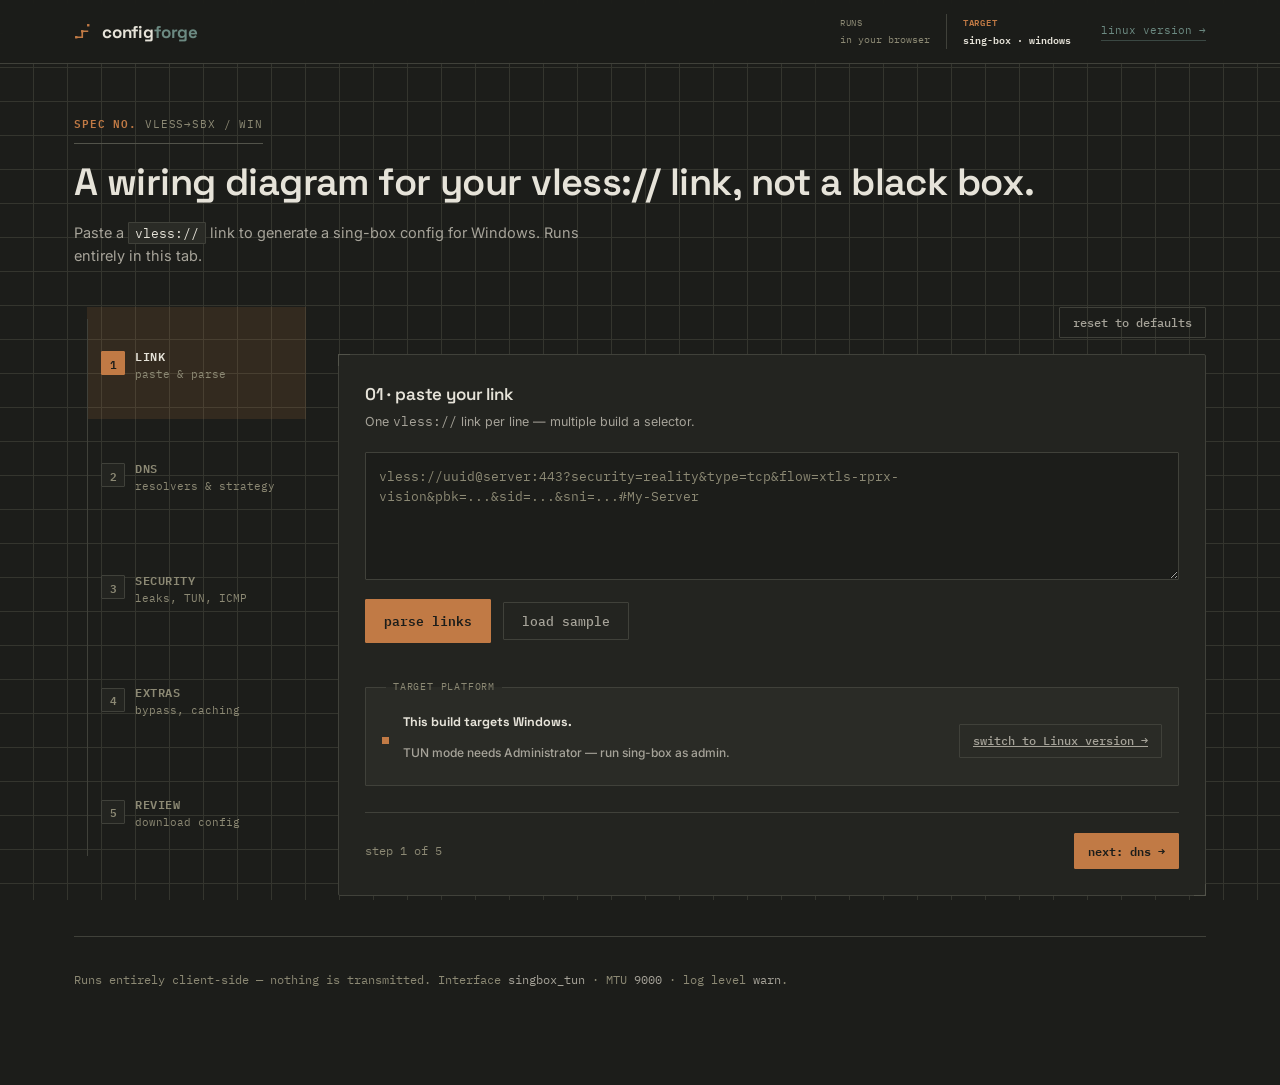
<file: index.html>
<!DOCTYPE html>
<html lang="en">
<head>
<meta charset="UTF-8">
<meta name="viewport" content="width=device-width, initial-scale=1.0">
<title>vless → sing-box · config forge (windows)</title>
<meta name="description" content="Convert vless:// links into sing-box client configs for Windows, generated with the same DNS/routing architecture as v2rayN's actual source code. Runs entirely in your browser — nothing is uploaded.">
<meta name="theme-color" content="#1C1D1A">
<meta property="og:type" content="website">
<meta property="og:title" content="Config Forge — vless:// → sing-box (Windows)">
<meta property="og:description" content="Convert vless:// links into a sing-box client config for Windows. Runs entirely in your browser — nothing is uploaded.">
<meta name="twitter:card" content="summary">
<link rel="icon" href="data:image/svg+xml,<svg xmlns=%22http://www.w3.org/2000/svg%22 viewBox=%220 0 24 24%22><rect width=%2224%22 height=%2224%22 fill=%22%231C1D1A%22/><path d=%22M3 19H11V11H19%22 stroke=%22%23C17A45%22 stroke-width=%222.4%22 fill=%22none%22/><rect x=%221.3%22 y=%2217.3%22 width=%223.4%22 height=%223.4%22 fill=%22%23E6E3D9%22/><rect x=%229.3%22 y=%229.3%22 width=%223.4%22 height=%223.4%22 fill=%22%23E6E3D9%22/><rect x=%2217.3%22 y=%221.3%22 width=%223.4%22 height=%223.4%22 fill=%22%23E6E3D9%22/></svg>">
<link rel="preconnect" href="https://fonts.googleapis.com">
<link rel="preconnect" href="https://fonts.gstatic.com" crossorigin>
<link href="https://fonts.googleapis.com/css2?family=Space+Grotesk:wght@500;600;700&family=Inter:wght@400;500;600;700&family=IBM+Plex+Mono:wght@400;500;600;700&display=swap" rel="stylesheet">
<link rel="stylesheet" href="style.css">
</head>
<body>

<header class="top">
  <div class="top-inner">
    <div class="brand">
      <span class="brand-mark" aria-hidden="true">
        <svg viewBox="0 0 24 24" width="18" height="18" fill="none" xmlns="http://www.w3.org/2000/svg">
          <path d="M3 19H11V11H19" stroke="currentColor" stroke-width="2.2"/>
          <rect x="1.4" y="17.4" width="3.2" height="3.2" fill="currentColor"/>
          <rect x="9.4" y="9.4" width="3.2" height="3.2" fill="currentColor"/>
          <rect x="17.4" y="1.4" width="3.2" height="3.2" fill="currentColor"/>
        </svg>
      </span>
      <span class="brand-text">config<span class="brand-accent">forge</span></span>
    </div>
    <div class="top-meta">
      <span class="pill" data-label="runs">in your browser</span>
      <span class="pill pill-target" data-label="target" id="platformPill">sing-box · windows</span>
      <a href="linux.html" class="pill-link">linux version →</a>
    </div>
  </div>
</header>

<main class="shell">

  <section class="intro">
    <p class="eyebrow">VLESS→SBX / WIN</p>
    <h1>A wiring diagram for your vless:// link, not a black box.</h1>
    <p class="lede" id="ledeText">Paste a <code>vless://</code> link to generate a sing-box config. Runs entirely in this tab.</p>
  </section>

  <!-- STEPPER -->
  <nav class="stepper" id="stepper" aria-label="Setup steps">
    <button type="button" class="step-item" data-step-btn="1" data-state="current">
      <span class="step-num">1</span>
      <span class="step-text"><span class="step-title">Link</span><span class="step-desc">paste &amp; parse</span></span>
    </button>
    <button type="button" class="step-item" data-step-btn="2" data-state="upcoming">
      <span class="step-num">2</span>
      <span class="step-text"><span class="step-title">DNS</span><span class="step-desc">resolvers &amp; strategy</span></span>
    </button>
    <button type="button" class="step-item" data-step-btn="3" data-state="upcoming">
      <span class="step-num">3</span>
      <span class="step-text"><span class="step-title">Security</span><span class="step-desc">leaks, TUN, ICMP</span></span>
    </button>
    <button type="button" class="step-item" data-step-btn="4" data-state="upcoming">
      <span class="step-num">4</span>
      <span class="step-text"><span class="step-title">Extras</span><span class="step-desc">bypass, caching</span></span>
    </button>
    <button type="button" class="step-item" data-step-btn="5" data-state="upcoming">
      <span class="step-num">5</span>
      <span class="step-text"><span class="step-title">Review</span><span class="step-desc">download config</span></span>
    </button>
  </nav>

  <div class="utility-row">
    <span id="settingsStatus" class="parse-status" role="status" aria-live="polite"></span>
    <button id="resetOptionsBtn" class="btn btn-ghost btn-sm" type="button">reset to defaults</button>
  </div>

  <section class="panel tick-frame">

    <!-- STEP 1 — LINK -->
    <div class="step-panel" data-step="1" data-active="1">
      <div class="step-panel-head">
        <h2>01 · paste your link</h2>
        <p>One <code>vless://</code> link per line — multiple build a selector.</p>
      </div>

      <textarea id="vlessInput" class="link-input" rows="5" spellcheck="false"
        placeholder="vless://uuid@server:443?security=reality&type=tcp&flow=xtls-rprx-vision&pbk=...&sid=...&sni=...#My-Server"></textarea>

      <div class="input-row">
        <button id="parseBtn" class="btn btn-primary">parse links</button>
        <button id="sampleBtn" class="btn btn-ghost">load sample</button>
        <span id="parseStatus" class="parse-status" role="status" aria-live="polite"></span>
      </div>

      <div id="linkResults" class="link-results" aria-live="polite"></div>

      <fieldset class="opt-group opt-group-wide platform-banner" style="margin-top: 20px;">
        <legend>Target platform</legend>
        <div class="platform-badge">
          <span class="platform-badge-dot"></span>
          <div class="platform-badge-text">
            <strong>This build targets Windows.</strong>
            <span class="field-label field-label-hint" id="platformHint">TUN mode needs Administrator — run sing-box as admin.</span>
          </div>
          <a href="linux.html" class="btn btn-ghost btn-sm">switch to Linux version →</a>
        </div>
        <select id="optPlatform" hidden><option value="windows" selected>Windows</option></select>
      </fieldset>

      <div class="step-nav">
        <span class="step-nav-hint">step 1 of 5</span>
        <button class="btn btn-primary btn-sm" type="button" data-goto="2">next: dns →</button>
      </div>
    </div>

    <!-- STEP 2 — DNS -->
    <div class="step-panel" data-step="2">
      <div class="step-panel-head">
        <h2>02 · dns resolution</h2>
      </div>

      <div class="options-grid">
        <fieldset class="opt-group">
          <legend>Remote &amp; direct</legend>

          <label class="field">
            <span class="field-label">Remote resolver <small>tunneled through the proxy</small></span>
            <select id="optRemoteDns">
              <option value="https://cloudflare-dns.com/dns-query" selected>Cloudflare — cloudflare-dns.com</option>
              <option value="https://dns.google/dns-query">Google — dns.google</option>
              <option value="https://dns.cloudflare.com/dns-query">Cloudflare (alt) — dns.cloudflare.com</option>
              <option value="1.1.1.1">1.1.1.1 (plain, not DoH)</option>
              <option value="custom">Custom address…</option>
            </select>
          </label>
          <input type="text" id="optRemoteDnsCustom" class="field-sub" placeholder="https://doh.example.com/dns-query" hidden>

          <label class="field">
            <span class="field-label">Direct resolver <small>for LAN, bypass domains &amp; geosite-private</small></span>
            <select id="optDirectDns">
              <option value="119.29.29.29">119.29.29.29 — DNSPod (v2rayN default)</option>
              <option value="223.5.5.5">223.5.5.5 — AliDNS</option>
              <option value="https://doh.pub/dns-query">doh.pub (v2rayN default DoH option)</option>
              <option value="system" selected>System default — for networks where DNSPod is unreachable</option>
              <option value="custom">Custom address…</option>
            </select>
          </label>
          <input type="text" id="optDirectDnsCustom" class="field-sub" placeholder="1.1.1.1 or https://doh.example.com/dns-query" hidden>
          <span class="field-label field-label-hint">
            Defaults to <strong>System default</strong> — v2rayN's own default (DNSPod) is unreachable for many outside China.
          </span>
        </fieldset>

        <fieldset class="opt-group">
          <legend>Bootstrap resolver</legend>
          <label class="field">
            <span class="field-label">Bootstrap resolver <small>resolves the DNS servers' own hostnames</small></span>
            <select id="optBootstrapDns">
              <option value="119.29.29.29">119.29.29.29 — DNSPod (v2rayN default)</option>
              <option value="223.5.5.5">223.5.5.5 — AliDNS</option>
              <option value="system" selected>System default</option>
              <option value="custom">Custom IP…</option>
            </select>
          </label>
          <input type="text" id="optBootstrapDnsCustom" class="field-sub" placeholder="1.1.1.1" hidden>
        </fieldset>
      </div>

      <div class="step-nav">
        <span class="step-nav-hint">step 2 of 5</span>
        <div class="input-row" style="margin-top:0;">
          <button class="btn btn-ghost btn-sm" type="button" data-goto="1">← back</button>
          <button class="btn btn-primary btn-sm" type="button" data-goto="3">next: security →</button>
        </div>
      </div>
    </div>

    <!-- STEP 3 — SECURITY -->
    <div class="step-panel" data-step="3">
      <div class="step-panel-head">
        <h2>03 · security posture</h2>
      </div>

      <div class="options-grid">
        <fieldset class="opt-group">
          <legend>Leak protection</legend>
          <label class="toggle">
            <input type="checkbox" id="optBlockQuic" checked>
            <span class="toggle-track"><span class="toggle-thumb"></span></span>
            <span class="toggle-text">Block UDP/443 (QUIC)<small>prevents HTTP/3 bypass</small></span>
          </label>
          <label class="toggle">
            <input type="checkbox" id="optBlockIpv6" checked>
            <span class="toggle-track"><span class="toggle-thumb"></span></span>
            <span class="toggle-text">Reject IPv6<small>also disable IPv6 at the OS level for full leak-proofing</small></span>
          </label>
          <label class="toggle">
            <input type="checkbox" id="optBlockAaaaQuery">
            <span class="toggle-track"><span class="toggle-thumb"></span></span>
            <span class="toggle-text">Block AAAA DNS answers<small>forces IPv4 at the DNS level</small></span>
          </label>
        </fieldset>

        <fieldset class="opt-group">
          <legend>TUN interface</legend>
          <label class="field">
            <span class="field-label">Address (CIDR)</span>
            <input type="text" id="optTunAddr" value="172.18.0.1/30">
          </label>
          <label class="field">
            <span class="field-label">Stack</span>
            <select id="optTunStack">
              <option value="gvisor" selected>gvisor — safest, most compatible</option>
              <option value="mixed">mixed</option>
              <option value="system">system — fastest, needs native TUN driver support</option>
            </select>
          </label>
          <label class="toggle">
            <input type="checkbox" id="optStrictRoute" checked>
            <span class="toggle-track"><span class="toggle-thumb"></span></span>
            <span class="toggle-text">Strict route<small>routes all system traffic into the TUN</small></span>
          </label>
          <span class="field-label field-label-hint">
            Own traffic is auto-excluded from the tunnel by process name.
          </span>
        </fieldset>
      </div>

      <div class="step-nav">
        <span class="step-nav-hint">step 3 of 5</span>
        <div class="input-row" style="margin-top:0;">
          <button class="btn btn-ghost btn-sm" type="button" data-goto="2">← back</button>
          <button class="btn btn-primary btn-sm" type="button" data-goto="4">next: extras →</button>
        </div>
      </div>
    </div>

    <!-- STEP 4 — EXTRAS -->
    <div class="step-panel" data-step="4">
      <div class="step-panel-head">
        <h2>04 · optional extras</h2>
      </div>

      <div class="options-grid">
        <fieldset class="opt-group">
          <legend>Local inbounds</legend>
          <label class="toggle">
            <input type="checkbox" id="optSocksEnable">
            <span class="toggle-track"><span class="toggle-thumb"></span></span>
            <span class="toggle-text">SOCKS/HTTP inbound<small>off = TUN-only</small></span>
          </label>
          <label class="field field-inline" id="socksPortRow">
            <span class="field-label">SOCKS port</span>
            <input type="number" id="optSocksPort" value="10808" min="1" max="65535">
          </label>
          <label class="toggle">
            <input type="checkbox" id="optClashApi">
            <span class="toggle-track"><span class="toggle-thumb"></span></span>
            <span class="toggle-text">Clash API<small>for GUI clients, bound to localhost</small></span>
          </label>
          <label class="field field-inline" id="clashPortRow">
            <span class="field-label">Port</span>
            <input type="number" id="optClashPort" value="10814" min="1" max="65535">
          </label>
          <label class="field" id="clashSecretRow">
            <span class="field-label">API secret <small>recommended if exposing beyond localhost</small></span>
            <input type="text" id="optClashSecret" placeholder="leave blank for none">
          </label>
        </fieldset>

        <fieldset class="opt-group">
          <legend>Rule sets &amp; caching</legend>
          <label class="toggle">
            <input type="checkbox" id="optUseGeositePrivate">
            <span class="toggle-track"><span class="toggle-thumb"></span></span>
            <span class="toggle-text">geosite-private rule-set<small>optional — <code>ip_is_private</code> already covers private IPs</small></span>
          </label>
          <label class="field" id="ruleSetModeRow">
            <span class="field-label">geosite-private rule-set source</span>
            <select id="optRuleSetMode">
              <option value="remote">Auto-download (SagerNet, recommended)</option>
              <option value="local" selected>Local file on disk</option>
            </select>
          </label>
          <input type="text" id="optRuleSetPath" class="field-sub"
                 value="C:\\sing-box\\geosite-private.srs">
          <label class="toggle">
            <input type="checkbox" id="optCacheFile">
            <span class="toggle-track"><span class="toggle-thumb"></span></span>
            <span class="toggle-text">DNS cache file<small>persists DNS cache across restarts</small></span>
          </label>
        </fieldset>

        <fieldset class="opt-group opt-group-wide">
          <legend>Bypass domains <span class="legend-note">— sent direct, one per line</span></legend>
          <textarea id="optBypassDomains" class="bypass-input" rows="3" spellcheck="false"
            placeholder="example.com&#10;.internal.corp.example&#10;keyword:analytics&#10;regex:^ads\."></textarea>
          <span class="field-label field-label-hint">
            Prefix a line with <code>.</code> or <code>*.</code> to match subdomains only ·
            <code>keyword:</code> for a substring match · <code>regex:</code> for a regular expression
          </span>
        </fieldset>

        <fieldset class="opt-group opt-group-wide">
          <span class="field-label" id="bypassAppsLabel">Bypass applications — one Windows executable per line</span>
          <textarea id="optBypassApps" class="bypass-input" rows="3" spellcheck="false"
            placeholder="steam.exe&#10;EpicGamesLauncher.exe&#10;C:\Program Files\App\app.exe"></textarea>
          <span class="field-label field-label-hint" id="bypassAppsHint">
            Matches by process name — a full path is fine too, only the filename is used.
          </span>
        </fieldset>
      </div>

      <div class="step-nav">
        <span class="step-nav-hint">step 4 of 5</span>
        <div class="input-row" style="margin-top:0;">
          <button class="btn btn-ghost btn-sm" type="button" data-goto="3">← back</button>
          <button class="btn btn-primary btn-sm" type="button" data-goto="5">next: review →</button>
        </div>
      </div>
    </div>

    <!-- STEP 5 — REVIEW -->
    <div class="step-panel" data-step="5">
      <div class="step-panel-head">
        <h2>05 · review &amp; download</h2>
        <p>Verify with <code>sing-box check -c config.json</code> before relying on it.</p>
      </div>

      <section class="signal-path tick-frame tick-frame-signal" id="signalPath" aria-label="Connection path status">
        <div class="path-track">
          <div class="path-node" data-node="link" data-state="idle">
            <span class="node-box"></span>
            <span class="node-label">link</span>
          </div>
          <div class="path-wire" data-wire="1"><span class="wire-pulse"></span></div>
          <div class="path-node" data-node="tls" data-state="idle">
            <span class="node-box"></span>
            <span class="node-label">tls / reality</span>
          </div>
          <div class="path-wire" data-wire="2"><span class="wire-pulse"></span></div>
          <div class="path-node" data-node="dns" data-state="idle">
            <span class="node-box"></span>
            <span class="node-label">doh dns</span>
          </div>
          <div class="path-wire" data-wire="3"><span class="wire-pulse"></span></div>
          <div class="path-node" data-node="route" data-state="idle">
            <span class="node-box"></span>
            <span class="node-label">route</span>
          </div>
          <div class="path-wire" data-wire="4"><span class="wire-pulse"></span></div>
          <div class="path-node" data-node="out" data-state="idle">
            <span class="node-box"></span>
            <span class="node-label">config.json</span>
          </div>
        </div>
      </section>

      <div class="panel-head">
        <h2>config.json</h2>
        <div class="output-actions">
          <button id="copyBtn" class="btn btn-ghost btn-sm" disabled>copy</button>
          <button id="downloadBtn" class="btn btn-primary btn-sm" disabled>download config.json</button>
        </div>
      </div>

      <div id="warnings" class="warnings" role="status" aria-live="polite" hidden></div>

      <pre id="output" class="output-code"><code id="outputCode">// finish step 1 to generate a config here</code></pre>

      <div class="step-nav">
        <span class="step-nav-hint">step 5 of 5</span>
        <button class="btn btn-ghost btn-sm" type="button" data-goto="4">← back</button>
      </div>
    </div>

  </section>


  <footer class="site-footer">
    <p>Runs entirely client-side — nothing is transmitted. Interface <code>singbox_tun</code> · MTU <code>9000</code> · log level <code>warn</code>.</p>
  </footer>

</main>

<script src="app.js"></script>

</body>
</html>
</file>
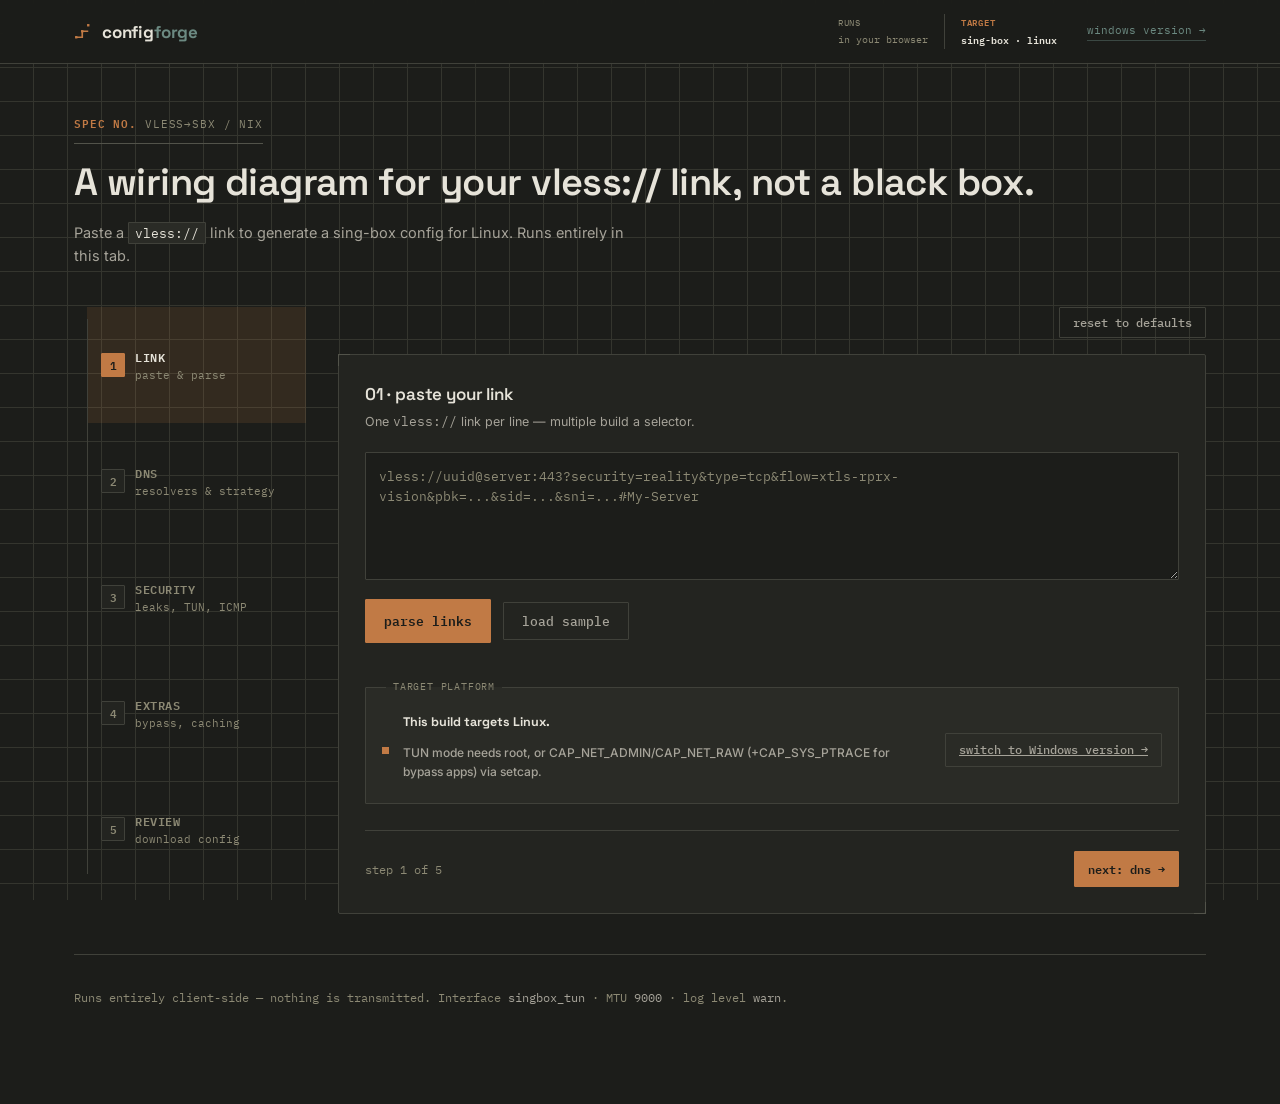
<file: linux.html>
<!DOCTYPE html>
<html lang="en">
<head>
<meta charset="UTF-8">
<meta name="viewport" content="width=device-width, initial-scale=1.0">
<title>vless → sing-box · config forge (linux)</title>
<meta name="description" content="Convert vless:// links into sing-box client configs for Linux, generated with the same DNS/routing architecture as v2rayN's actual source code. Runs entirely in your browser — nothing is uploaded.">
<meta name="theme-color" content="#1C1D1A">
<meta property="og:type" content="website">
<meta property="og:title" content="Config Forge — vless:// → sing-box (Linux)">
<meta property="og:description" content="Convert vless:// links into a sing-box client config for Linux. Runs entirely in your browser — nothing is uploaded.">
<meta name="twitter:card" content="summary">
<link rel="icon" href="data:image/svg+xml,<svg xmlns=%22http://www.w3.org/2000/svg%22 viewBox=%220 0 24 24%22><rect width=%2224%22 height=%2224%22 fill=%22%231C1D1A%22/><path d=%22M3 19H11V11H19%22 stroke=%22%23C17A45%22 stroke-width=%222.4%22 fill=%22none%22/><rect x=%221.3%22 y=%2217.3%22 width=%223.4%22 height=%223.4%22 fill=%22%23E6E3D9%22/><rect x=%229.3%22 y=%229.3%22 width=%223.4%22 height=%223.4%22 fill=%22%23E6E3D9%22/><rect x=%2217.3%22 y=%221.3%22 width=%223.4%22 height=%223.4%22 fill=%22%23E6E3D9%22/></svg>">
<link rel="preconnect" href="https://fonts.googleapis.com">
<link rel="preconnect" href="https://fonts.gstatic.com" crossorigin>
<link href="https://fonts.googleapis.com/css2?family=Space+Grotesk:wght@500;600;700&family=Inter:wght@400;500;600;700&family=IBM+Plex+Mono:wght@400;500;600;700&display=swap" rel="stylesheet">
<link rel="stylesheet" href="style.css">
</head>
<body>

<header class="top">
  <div class="top-inner">
    <div class="brand">
      <span class="brand-mark" aria-hidden="true">
        <svg viewBox="0 0 24 24" width="18" height="18" fill="none" xmlns="http://www.w3.org/2000/svg">
          <path d="M3 19H11V11H19" stroke="currentColor" stroke-width="2.2"/>
          <rect x="1.4" y="17.4" width="3.2" height="3.2" fill="currentColor"/>
          <rect x="9.4" y="9.4" width="3.2" height="3.2" fill="currentColor"/>
          <rect x="17.4" y="1.4" width="3.2" height="3.2" fill="currentColor"/>
        </svg>
      </span>
      <span class="brand-text">config<span class="brand-accent">forge</span></span>
    </div>
    <div class="top-meta">
      <span class="pill" data-label="runs">in your browser</span>
      <span class="pill pill-target" data-label="target" id="platformPill">sing-box · linux</span>
      <a href="index.html" class="pill-link">windows version →</a>
    </div>
  </div>
</header>

<main class="shell">

  <section class="intro">
    <p class="eyebrow">VLESS→SBX / NIX</p>
    <h1>A wiring diagram for your vless:// link, not a black box.</h1>
    <p class="lede" id="ledeText">Paste a <code>vless://</code> link to generate a sing-box config. Runs entirely in this tab.</p>
  </section>

  <!-- STEPPER -->
  <nav class="stepper" id="stepper" aria-label="Setup steps">
    <button type="button" class="step-item" data-step-btn="1" data-state="current">
      <span class="step-num">1</span>
      <span class="step-text"><span class="step-title">Link</span><span class="step-desc">paste &amp; parse</span></span>
    </button>
    <button type="button" class="step-item" data-step-btn="2" data-state="upcoming">
      <span class="step-num">2</span>
      <span class="step-text"><span class="step-title">DNS</span><span class="step-desc">resolvers &amp; strategy</span></span>
    </button>
    <button type="button" class="step-item" data-step-btn="3" data-state="upcoming">
      <span class="step-num">3</span>
      <span class="step-text"><span class="step-title">Security</span><span class="step-desc">leaks, TUN, ICMP</span></span>
    </button>
    <button type="button" class="step-item" data-step-btn="4" data-state="upcoming">
      <span class="step-num">4</span>
      <span class="step-text"><span class="step-title">Extras</span><span class="step-desc">bypass, caching</span></span>
    </button>
    <button type="button" class="step-item" data-step-btn="5" data-state="upcoming">
      <span class="step-num">5</span>
      <span class="step-text"><span class="step-title">Review</span><span class="step-desc">download config</span></span>
    </button>
  </nav>

  <div class="utility-row">
    <span id="settingsStatus" class="parse-status" role="status" aria-live="polite"></span>
    <button id="resetOptionsBtn" class="btn btn-ghost btn-sm" type="button">reset to defaults</button>
  </div>

  <section class="panel tick-frame">

    <!-- STEP 1 — LINK -->
    <div class="step-panel" data-step="1" data-active="1">
      <div class="step-panel-head">
        <h2>01 · paste your link</h2>
        <p>One <code>vless://</code> link per line — multiple build a selector.</p>
      </div>

      <textarea id="vlessInput" class="link-input" rows="5" spellcheck="false"
        placeholder="vless://uuid@server:443?security=reality&type=tcp&flow=xtls-rprx-vision&pbk=...&sid=...&sni=...#My-Server"></textarea>

      <div class="input-row">
        <button id="parseBtn" class="btn btn-primary">parse links</button>
        <button id="sampleBtn" class="btn btn-ghost">load sample</button>
        <span id="parseStatus" class="parse-status" role="status" aria-live="polite"></span>
      </div>

      <div id="linkResults" class="link-results" aria-live="polite"></div>

      <fieldset class="opt-group opt-group-wide platform-banner" style="margin-top: 20px;">
        <legend>Target platform</legend>
        <div class="platform-badge">
          <span class="platform-badge-dot"></span>
          <div class="platform-badge-text">
            <strong>This build targets Linux.</strong>
            <span class="field-label field-label-hint" id="platformHint">TUN mode needs root, or CAP_NET_ADMIN/CAP_NET_RAW (+CAP_SYS_PTRACE for bypass apps) via setcap.</span>
          </div>
          <a href="index.html" class="btn btn-ghost btn-sm">switch to Windows version →</a>
        </div>
        <select id="optPlatform" hidden><option value="linux" selected>Linux</option></select>
      </fieldset>

      <div class="step-nav">
        <span class="step-nav-hint">step 1 of 5</span>
        <button class="btn btn-primary btn-sm" type="button" data-goto="2">next: dns →</button>
      </div>
    </div>

    <!-- STEP 2 — DNS -->
    <div class="step-panel" data-step="2">
      <div class="step-panel-head">
        <h2>02 · dns resolution</h2>
      </div>

      <div class="options-grid">
        <fieldset class="opt-group">
          <legend>Remote &amp; direct</legend>

          <label class="field">
            <span class="field-label">Remote resolver <small>tunneled through the proxy</small></span>
            <select id="optRemoteDns">
              <option value="https://cloudflare-dns.com/dns-query" selected>Cloudflare — cloudflare-dns.com</option>
              <option value="https://dns.google/dns-query">Google — dns.google</option>
              <option value="https://dns.cloudflare.com/dns-query">Cloudflare (alt) — dns.cloudflare.com</option>
              <option value="1.1.1.1">1.1.1.1 (plain, not DoH)</option>
              <option value="custom">Custom address…</option>
            </select>
          </label>
          <input type="text" id="optRemoteDnsCustom" class="field-sub" placeholder="https://doh.example.com/dns-query" hidden>

          <label class="field">
            <span class="field-label">Direct resolver <small>for LAN, bypass domains &amp; geosite-private</small></span>
            <select id="optDirectDns">
              <option value="119.29.29.29">119.29.29.29 — DNSPod (v2rayN default)</option>
              <option value="223.5.5.5">223.5.5.5 — AliDNS</option>
              <option value="https://doh.pub/dns-query">doh.pub (v2rayN default DoH option)</option>
              <option value="system" selected>System default — for networks where DNSPod is unreachable</option>
              <option value="custom">Custom address…</option>
            </select>
          </label>
          <input type="text" id="optDirectDnsCustom" class="field-sub" placeholder="1.1.1.1 or https://doh.example.com/dns-query" hidden>
          <span class="field-label field-label-hint">
            Defaults to <strong>System default</strong> — v2rayN's own default (DNSPod) is unreachable for many outside China.
          </span>
        </fieldset>

        <fieldset class="opt-group">
          <legend>Bootstrap resolver</legend>
          <label class="field">
            <span class="field-label">Bootstrap resolver <small>resolves the DNS servers' own hostnames</small></span>
            <select id="optBootstrapDns">
              <option value="119.29.29.29">119.29.29.29 — DNSPod (v2rayN default)</option>
              <option value="223.5.5.5">223.5.5.5 — AliDNS</option>
              <option value="system" selected>System default</option>
              <option value="custom">Custom IP…</option>
            </select>
          </label>
          <input type="text" id="optBootstrapDnsCustom" class="field-sub" placeholder="1.1.1.1" hidden>
        </fieldset>
      </div>

      <div class="step-nav">
        <span class="step-nav-hint">step 2 of 5</span>
        <div class="input-row" style="margin-top:0;">
          <button class="btn btn-ghost btn-sm" type="button" data-goto="1">← back</button>
          <button class="btn btn-primary btn-sm" type="button" data-goto="3">next: security →</button>
        </div>
      </div>
    </div>

    <!-- STEP 3 — SECURITY -->
    <div class="step-panel" data-step="3">
      <div class="step-panel-head">
        <h2>03 · security posture</h2>
      </div>

      <div class="options-grid">
        <fieldset class="opt-group">
          <legend>Leak protection</legend>
          <label class="toggle">
            <input type="checkbox" id="optBlockQuic" checked>
            <span class="toggle-track"><span class="toggle-thumb"></span></span>
            <span class="toggle-text">Block UDP/443 (QUIC)<small>prevents HTTP/3 bypass</small></span>
          </label>
          <label class="toggle">
            <input type="checkbox" id="optBlockIpv6" checked>
            <span class="toggle-track"><span class="toggle-thumb"></span></span>
            <span class="toggle-text">Reject IPv6<small>also disable IPv6 at the OS level for full leak-proofing</small></span>
          </label>
          <label class="toggle">
            <input type="checkbox" id="optBlockAaaaQuery">
            <span class="toggle-track"><span class="toggle-thumb"></span></span>
            <span class="toggle-text">Block AAAA DNS answers<small>forces IPv4 at the DNS level</small></span>
          </label>
        </fieldset>

        <fieldset class="opt-group">
          <legend>TUN interface</legend>
          <label class="field">
            <span class="field-label">Address (CIDR)</span>
            <input type="text" id="optTunAddr" value="172.18.0.1/30">
          </label>
          <label class="field">
            <span class="field-label">Stack</span>
            <select id="optTunStack">
              <option value="gvisor" selected>gvisor — safest, most compatible</option>
              <option value="mixed">mixed</option>
              <option value="system">system — fastest, needs native TUN driver support</option>
            </select>
          </label>
          <label class="toggle">
            <input type="checkbox" id="optStrictRoute" checked>
            <span class="toggle-track"><span class="toggle-thumb"></span></span>
            <span class="toggle-text">Strict route<small>routes all system traffic into the TUN</small></span>
          </label>
          <span class="field-label field-label-hint">
            Own traffic is auto-excluded from the tunnel by process name.
          </span>
        </fieldset>
      </div>

      <div class="step-nav">
        <span class="step-nav-hint">step 3 of 5</span>
        <div class="input-row" style="margin-top:0;">
          <button class="btn btn-ghost btn-sm" type="button" data-goto="2">← back</button>
          <button class="btn btn-primary btn-sm" type="button" data-goto="4">next: extras →</button>
        </div>
      </div>
    </div>

    <!-- STEP 4 — EXTRAS -->
    <div class="step-panel" data-step="4">
      <div class="step-panel-head">
        <h2>04 · optional extras</h2>
      </div>

      <div class="options-grid">
        <fieldset class="opt-group">
          <legend>Local inbounds</legend>
          <label class="toggle">
            <input type="checkbox" id="optSocksEnable">
            <span class="toggle-track"><span class="toggle-thumb"></span></span>
            <span class="toggle-text">SOCKS/HTTP inbound<small>off = TUN-only</small></span>
          </label>
          <label class="field field-inline" id="socksPortRow">
            <span class="field-label">SOCKS port</span>
            <input type="number" id="optSocksPort" value="10808" min="1" max="65535">
          </label>
          <label class="toggle">
            <input type="checkbox" id="optClashApi">
            <span class="toggle-track"><span class="toggle-thumb"></span></span>
            <span class="toggle-text">Clash API<small>for GUI clients, bound to localhost</small></span>
          </label>
          <label class="field field-inline" id="clashPortRow">
            <span class="field-label">Port</span>
            <input type="number" id="optClashPort" value="10814" min="1" max="65535">
          </label>
          <label class="field" id="clashSecretRow">
            <span class="field-label">API secret <small>recommended if exposing beyond localhost</small></span>
            <input type="text" id="optClashSecret" placeholder="leave blank for none">
          </label>
        </fieldset>

        <fieldset class="opt-group">
          <legend>Rule sets &amp; caching</legend>
          <label class="toggle">
            <input type="checkbox" id="optUseGeositePrivate">
            <span class="toggle-track"><span class="toggle-thumb"></span></span>
            <span class="toggle-text">geosite-private rule-set<small>optional — <code>ip_is_private</code> already covers private IPs</small></span>
          </label>
          <label class="field" id="ruleSetModeRow">
            <span class="field-label">geosite-private rule-set source</span>
            <select id="optRuleSetMode">
              <option value="remote">Auto-download (SagerNet, recommended)</option>
              <option value="local" selected>Local file on disk</option>
            </select>
          </label>
          <input type="text" id="optRuleSetPath" class="field-sub"
                 value="/etc/sing-box/geosite-private.srs">
          <label class="toggle">
            <input type="checkbox" id="optCacheFile">
            <span class="toggle-track"><span class="toggle-thumb"></span></span>
            <span class="toggle-text">DNS cache file<small>persists DNS cache across restarts</small></span>
          </label>
        </fieldset>

        <fieldset class="opt-group opt-group-wide">
          <legend>Bypass domains <span class="legend-note">— sent direct, one per line</span></legend>
          <textarea id="optBypassDomains" class="bypass-input" rows="3" spellcheck="false"
            placeholder="example.com&#10;.internal.corp.example&#10;keyword:analytics&#10;regex:^ads\."></textarea>
          <span class="field-label field-label-hint">
            Prefix a line with <code>.</code> or <code>*.</code> to match subdomains only ·
            <code>keyword:</code> for a substring match · <code>regex:</code> for a regular expression
          </span>
        </fieldset>

        <fieldset class="opt-group opt-group-wide">
          <span class="field-label" id="bypassAppsLabel">Bypass applications — one Linux process name per line</span>
          <textarea id="optBypassApps" class="bypass-input" rows="3" spellcheck="false"
            placeholder="steam&#10;discord&#10;/usr/bin/some-launcher"></textarea>
          <span class="field-label field-label-hint" id="bypassAppsHint">
            Matches by process name — a full path is fine too, only the filename is used. Linux
            truncates process names to 15 characters internally.
          </span>
        </fieldset>
      </div>

      <div class="step-nav">
        <span class="step-nav-hint">step 4 of 5</span>
        <div class="input-row" style="margin-top:0;">
          <button class="btn btn-ghost btn-sm" type="button" data-goto="3">← back</button>
          <button class="btn btn-primary btn-sm" type="button" data-goto="5">next: review →</button>
        </div>
      </div>
    </div>

    <!-- STEP 5 — REVIEW -->
    <div class="step-panel" data-step="5">
      <div class="step-panel-head">
        <h2>05 · review &amp; download</h2>
        <p>Verify with <code>sing-box check -c config.json</code> before relying on it.</p>
      </div>

      <section class="signal-path tick-frame tick-frame-signal" id="signalPath" aria-label="Connection path status">
        <div class="path-track">
          <div class="path-node" data-node="link" data-state="idle">
            <span class="node-box"></span>
            <span class="node-label">link</span>
          </div>
          <div class="path-wire" data-wire="1"><span class="wire-pulse"></span></div>
          <div class="path-node" data-node="tls" data-state="idle">
            <span class="node-box"></span>
            <span class="node-label">tls / reality</span>
          </div>
          <div class="path-wire" data-wire="2"><span class="wire-pulse"></span></div>
          <div class="path-node" data-node="dns" data-state="idle">
            <span class="node-box"></span>
            <span class="node-label">doh dns</span>
          </div>
          <div class="path-wire" data-wire="3"><span class="wire-pulse"></span></div>
          <div class="path-node" data-node="route" data-state="idle">
            <span class="node-box"></span>
            <span class="node-label">route</span>
          </div>
          <div class="path-wire" data-wire="4"><span class="wire-pulse"></span></div>
          <div class="path-node" data-node="out" data-state="idle">
            <span class="node-box"></span>
            <span class="node-label">config.json</span>
          </div>
        </div>
      </section>

      <div class="panel-head">
        <h2>config.json</h2>
        <div class="output-actions">
          <button id="copyBtn" class="btn btn-ghost btn-sm" disabled>copy</button>
          <button id="downloadBtn" class="btn btn-primary btn-sm" disabled>download config.json</button>
        </div>
      </div>

      <div id="warnings" class="warnings" role="status" aria-live="polite" hidden></div>

      <pre id="output" class="output-code"><code id="outputCode">// finish step 1 to generate a config here</code></pre>

      <div class="step-nav">
        <span class="step-nav-hint">step 5 of 5</span>
        <button class="btn btn-ghost btn-sm" type="button" data-goto="4">← back</button>
      </div>
    </div>

  </section>


  <footer class="site-footer">
    <p>Runs entirely client-side — nothing is transmitted. Interface <code>singbox_tun</code> · MTU <code>9000</code> · log level <code>warn</code>.</p>
  </footer>

</main>

<script src="app.js"></script>

</body>
</html>
</file>
<file: style.css>
/* ============================================================
   Config Forge — design tokens (v5: matte field console)
   Dark, desaturated surfaces — no gloss, no glow. Muted clay
   + muted sage accents. Display: Space Grotesk · Body: Inter
   Data: IBM Plex Mono
   ============================================================ */

:root{
  --bg:        #1C1D1A;
  --surface:   #232420;
  --surface-2: #2A2B26;
  --surface-3: #313228;

  --ink:       #E6E3D9;
  --ink-dim:   #A6A399;
  --ink-mute:  #8C8974;

  --rule:      #34352E;
  --rule-2:    #40413A;
  --divider:   #52534A;

  --signal:      #C17A45;
  --signal-soft: rgba(193,122,69,0.14);
  --signal-line: rgba(193,122,69,0.45);

  --wire:      #6C8A82;
  --wire-soft: rgba(108,138,130,0.14);
  --wire-line: rgba(108,138,130,0.4);

  --danger:      #B25A4A;
  --danger-soft: rgba(178,90,74,0.14);

  --screen:      #121310;
  --screen-2:    #191A16;
  --screen-line: #2E2F28;
  --screen-text: #D9D6CB;
  --screen-mute: #85826F;

  --font-display: 'Space Grotesk', ui-sans-serif, sans-serif;
  --font-body:    'Inter', ui-sans-serif, sans-serif;
  --font-mono:    'IBM Plex Mono', ui-monospace, monospace;

  --radius: 2px;
  --radius-sm: 1px;
}

*{ box-sizing: border-box; }
html{ scroll-behavior: smooth; }

body{
  margin:0;
  background: var(--bg);
  color: var(--ink);
  font-family: var(--font-body);
  font-size: 14px;
  line-height: 1.55;
  -webkit-font-smoothing: antialiased;
  background-image:
    linear-gradient(var(--rule) 1px, transparent 1px),
    linear-gradient(90deg, var(--rule) 1px, transparent 1px);
  background-size: 34px 34px;
  background-position: -1px -1px;
  background-attachment: fixed;
}
@media (max-width: 700px){
  body{ background-size: 22px 22px; }
}

code, pre{ font-family: var(--font-mono); }

::selection{ background: var(--signal); color: #1C1D1A; }

/* ---------- registration-mark corner frame (signature motif) ---------- */
.tick-frame{ position: relative; }
.tick-frame::before, .tick-frame::after{
  content: ""; position: absolute; width: 11px; height: 11px; pointer-events: none;
}
.tick-frame::before{ top: -1px; left: -1px; border-top: 1.5px solid var(--divider); border-left: 1.5px solid var(--divider); }
.tick-frame::after{ bottom: -1px; right: -1px; border-bottom: 1.5px solid var(--divider); border-right: 1.5px solid var(--divider); }
.tick-frame-signal::before, .tick-frame-signal::after{ border-color: var(--signal); }

/* ---------- top bar / title block ---------- */
.top{
  position: sticky; top:0; z-index: 20;
  background: rgba(28,29,26,0.92);
  backdrop-filter: blur(6px);
  border-bottom: 1px solid var(--rule-2);
}
.top-inner{
  max-width: 1180px; margin: 0 auto;
  padding: 14px 24px;
  display: flex; align-items: center; justify-content: space-between;
  gap: 20px; flex-wrap: wrap;
}
.brand{ display:flex; align-items:center; gap:10px; }
.brand-mark{ color: var(--signal); display:flex; }
.brand-text{
  font-family: var(--font-display); font-weight: 700; font-size: 17px;
  letter-spacing: -0.01em; color: var(--ink);
}
.brand-accent{ color: var(--wire); }

.top-meta{ display:flex; align-items: stretch; gap:0; font-family: var(--font-mono); }
.pill{
  display:flex; flex-direction: column; justify-content:center; gap: 2px;
  font-size: 10px; color: var(--ink-mute);
  padding: 2px 16px; white-space: nowrap;
  border-left: 1px solid var(--rule-2);
}
.pill:first-child{ border-left: none; padding-left: 0; }
.pill::before{
  content: attr(data-label);
  font-size: 9px; text-transform: uppercase; letter-spacing: 0.08em; color: var(--ink-mute);
}
.pill-target{ color: var(--ink); font-weight: 600; }
.pill-target::before{ color: var(--signal); }
.pill-link{
  align-self: center; margin-left: 14px;
  font-family: var(--font-mono); font-size: 11px; color: var(--wire);
  text-decoration: none; border-bottom: 1px solid var(--wire-line);
  padding-bottom: 1px; transition: opacity 0.15s ease;
}
.pill-link:hover{ opacity: 0.7; }

/* ---------- shell / layout ---------- */
.shell{
  max-width: 1180px; margin: 0 auto; padding: 48px 24px 84px;
  position: relative; z-index: 1;
}

.intro{ max-width: 720px; margin-bottom: 40px; }
.eyebrow{
  display: inline-block;
  font-family: var(--font-mono); font-size: 11px; letter-spacing: 0.08em;
  text-transform: uppercase; color: var(--ink-mute);
  padding-bottom: 10px; margin: 0 0 16px; border-bottom: 1px solid var(--divider);
}
.eyebrow::before{ content: "SPEC NO. "; color: var(--signal); font-weight: 600; }
.intro h1{
  font-family: var(--font-display); font-size: clamp(26px, 3.6vw, 38px);
  line-height: 1.2; margin: 0 0 16px; font-weight: 600; letter-spacing: -0.015em;
  color: var(--ink);
}
.lede{ color: var(--ink-dim); font-size: 14.5px; margin: 0; max-width: 62ch; }
.lede code{ color: var(--ink); background: var(--surface-2); padding: 1px 6px; border-radius: var(--radius-sm); font-size: 0.92em; font-family: var(--font-mono); border: 1px solid var(--rule-2); }

/* ---------- desktop rail layout ---------- */
@media (min-width: 980px){
  .shell{
    display: grid;
    grid-template-columns: 232px 1fr;
    column-gap: 32px;
    grid-template-areas:
      "intro   intro"
      "rail    utility"
      "rail    panel"
      "footer  footer";
  }
  .intro{ grid-area: intro; max-width: none; }
  .stepper{ grid-area: rail; }
  .utility-row{ grid-area: utility; }
  .panel{ grid-area: panel; }
  .site-footer{ grid-area: footer; }
}

/* ---------- signal path (signature element) — instrument readout ---------- */
.signal-path{
  background: var(--screen);
  border-radius: var(--radius);
  padding: 22px 26px;
  margin-bottom: 32px;
  overflow-x: auto;
  font-family: var(--font-mono);
  position: relative;
}
.path-track{
  display: flex; align-items: center; gap: 0;
  min-width: 640px;
}
.path-node{
  display: flex; flex-direction: column; align-items: center; gap: 8px;
  flex-shrink: 0; width: 116px;
}
.node-box{
  font-size: 10px; color: var(--screen-mute);
  border: 1px solid var(--screen-line); border-radius: 1px;
  padding: 4px 0; width: 22px; height: 22px;
  display:flex; align-items:center; justify-content:center;
  transition: all 0.3s ease; background: var(--screen-2);
}
.path-node[data-state="active"] .node-box{
  border-color: var(--signal); color: var(--signal); background: var(--signal-soft);
}
.path-node[data-state="active"] .node-box::before{ content: "●"; font-size: 8px; }
.path-node[data-state="warn"] .node-box{
  border-color: #A8874B; color: #A8874B; background: rgba(168,135,75,0.14);
}
.path-node[data-state="warn"] .node-box::before{ content: "!"; }
.node-label{
  font-family: var(--font-mono); font-size: 10px; color: var(--screen-mute);
  letter-spacing: 0.04em; text-align: center; transition: color 0.3s ease;
  text-transform: uppercase;
}
.path-node[data-state="active"] .node-label{ color: var(--screen-text); }

.path-wire{
  flex: 1; height: 1px; position: relative; margin: 0 -2px 18px;
  min-width: 32px; overflow: visible;
  background: var(--screen-line);
}
.path-wire[data-active="1"]{ background: var(--wire-line); }
.wire-pulse{
  position: absolute; top: -3px; left: -6px; bottom: 0;
  width: 8px; display: flex; align-items: center; justify-content: center;
  color: var(--signal); opacity: 0; font-weight: 700; font-size: 10px;
}
.wire-pulse::before{ content: "▸"; }
.path-wire[data-active="1"] .wire-pulse{
  animation: pulse 2.2s linear infinite;
}
@keyframes pulse{
  0%{ left: -6px; opacity: 0; }
  10%{ opacity: 1; }
  90%{ opacity: 1; }
  100%{ left: 100%; opacity: 0; }
}
@media (prefers-reduced-motion: reduce){
  .wire-pulse{ animation: none !important; opacity: 0 !important; }
}

/* ---------- panel ---------- */
.panel{
  background: var(--surface);
  border: 1px solid var(--rule-2);
  border-radius: var(--radius);
  padding: 26px;
  position: relative;
}
.panel-head{
  display: flex; align-items: baseline; justify-content: space-between;
  gap: 12px; margin-bottom: 16px;
}
.panel-head h2{
  font-family: var(--font-display); font-size: 14px; margin: 0;
  color: var(--ink); font-weight: 600; letter-spacing: 0.01em;
}

/* ---------- input ---------- */
.link-input{
  width: 100%; resize: vertical;
  background: var(--bg); color: var(--ink);
  border: 1px solid var(--rule-2); border-radius: var(--radius-sm);
  padding: 13px; font-family: var(--font-mono); font-size: 12.5px;
  line-height: 1.6;
}
.link-input:focus{ outline: none; border-color: var(--wire); box-shadow: 0 0 0 3px var(--wire-soft); }
.link-input::placeholder{ color: var(--ink-mute); }

.input-row{ display:flex; align-items:center; gap: 12px; margin-top: 14px; flex-wrap: wrap; }

.btn{
  font-family: var(--font-mono); font-size: 12.5px; font-weight: 500;
  padding: 10px 18px; border-radius: var(--radius-sm);
  border: 1px solid transparent; cursor: pointer;
  transition: all 0.15s ease;
}
.btn-primary{ background: var(--signal); color: #1C1D1A; font-weight: 600; border-color: var(--signal); }
.btn-primary:hover{ background: #CE8A55; border-color: #CE8A55; }
.btn-primary:disabled{ background: var(--surface-2); color: var(--ink-mute); border-color: var(--rule-2); cursor: not-allowed; }
.btn-ghost{ background: transparent; color: var(--ink-dim); border-color: var(--rule-2); }
.btn-ghost:hover{ color: var(--ink); border-color: var(--ink-dim); }
.btn-ghost:disabled{ color: var(--ink-mute); cursor: not-allowed; border-color: var(--rule); }
.btn-sm{ padding: 7px 13px; font-size: 11.5px; }

.parse-status{ font-size: 12px; color: var(--ink-mute); font-family: var(--font-mono); }
.parse-status.ok{ color: var(--wire); }
.parse-status.err{ color: var(--danger); }

.link-results{ margin-top: 16px; display: flex; flex-direction: column; gap: 8px; }
.link-card{
  border: 1px solid var(--rule-2); border-left: 3px solid var(--wire); border-radius: var(--radius-sm);
  padding: 11px 14px; background: var(--surface-2);
  display: flex; align-items: center; justify-content: space-between; gap: 10px;
}
.link-card.err{ border-left-color: var(--danger); background: var(--danger-soft); }
.link-card-main{ min-width: 0; }
.link-card-name{ font-size: 12.5px; font-weight: 600; color: var(--ink); font-family: var(--font-display); }
.link-card-detail{ font-size: 11px; color: var(--ink-mute); font-family: var(--font-mono); overflow: hidden; text-overflow: ellipsis; white-space: nowrap; }
.link-card-badge{
  font-family: var(--font-mono); font-size: 10px; padding: 3px 9px; border-radius: var(--radius-sm);
  flex-shrink: 0; text-transform: uppercase; letter-spacing: 0.04em;
}
.badge-ok{ background: var(--wire-soft); color: var(--wire); }
.badge-err{ background: var(--danger-soft); color: var(--danger); }

/* ---------- options grid ---------- */
.options-grid{
  display: grid; grid-template-columns: 1fr 1fr; gap: 18px;
}
@media (max-width: 620px){ .options-grid{ grid-template-columns: 1fr; } }

.opt-group{
  border: 1px solid var(--rule-2); border-radius: var(--radius-sm);
  padding: 18px 16px 16px; margin: 12px 0 0; min-width: 0; background: var(--surface-2);
}
.opt-group legend{
  font-family: var(--font-mono); font-size: 10px; text-transform: uppercase;
  letter-spacing: 0.08em; color: var(--ink-mute); padding: 0 7px; margin-left: 4px;
}
.opt-group-wide{ grid-column: 1 / -1; }
.legend-note{ text-transform: none; letter-spacing: normal; color: var(--ink-mute); font-size: 11px; }
.bypass-input{
  width: 100%; resize: vertical;
  background: var(--bg); color: var(--ink);
  border: 1px solid var(--rule-2); border-radius: var(--radius-sm);
  padding: 10px; font-family: var(--font-mono); font-size: 12px; line-height: 1.6;
  margin-top: 2px;
}
.bypass-input:focus{ outline: none; border-color: var(--wire); box-shadow: 0 0 0 3px var(--wire-soft); }
.field-label-hint{ margin-top: 8px; font-size: 11px; display:block; color: var(--ink-mute); }
.field-label-hint code{ color: var(--ink-dim); background: var(--surface-3); padding: 1px 5px; border-radius: var(--radius-sm); border: 1px solid var(--rule-2); font-family: var(--font-mono); }

.field{ display: block; margin-top: 13px; }
.field:first-of-type{ margin-top: 4px; }
.field-label{ display:block; font-size: 12px; color: var(--ink-dim); margin-bottom: 6px; font-weight: 500; }
.field-label small{ display:block; color: var(--ink-mute); font-weight: 400; margin-top: 2px; }
.field input[type="text"], .field input[type="number"], .field select, .field-sub{
  width: 100%; background: var(--bg); color: var(--ink);
  border: 1px solid var(--rule-2); border-radius: var(--radius-sm);
  padding: 8px 10px; font-size: 12.5px; font-family: var(--font-mono);
}
.field-sub{ margin-top: 8px; }
.field select{ font-family: var(--font-body); }
.field input:focus, .field select:focus{ outline: none; border-color: var(--wire); box-shadow: 0 0 0 3px var(--wire-soft); }
.field-inline{ display:flex; align-items:center; gap: 10px; }
.field-inline .field-label{ margin-bottom:0; white-space: nowrap; }

.toggle{
  display: grid; grid-template-columns: 32px 1fr; align-items: start;
  gap: 11px; margin-top: 14px; cursor: pointer;
}
.toggle input{ position:absolute; opacity:0; width:0; height:0; }
.toggle-track{
  width: 32px; height: 18px; border-radius: var(--radius-sm); background: var(--bg);
  border: 1px solid var(--rule-2);
  position: relative; transition: all 0.2s ease; margin-top: 2px;
}
.toggle-thumb{
  position: absolute; top: 1px; left: 1px; width: 13px; height: 13px;
  border-radius: 1px; background: var(--ink-mute); transition: all 0.2s ease;
}
.toggle input:checked + .toggle-track{ border-color: var(--wire); background: var(--wire-soft); }
.toggle input:checked + .toggle-track .toggle-thumb{ transform: translateX(14px); background: var(--wire); }
.toggle input:focus-visible + .toggle-track{ outline: 2px solid var(--signal); outline-offset: 2px; }
.toggle-text{ font-size: 12.5px; color: var(--ink); }
.toggle-text small{ display:block; color: var(--ink-mute); font-size: 11px; font-weight: 400; margin-top: 2px; }

/* ---------- output (instrument readout) ---------- */
.output-actions{ display:flex; gap: 8px; }
.warnings{
  background: var(--surface-2); border: 1px solid var(--rule-2); border-left: 3px solid var(--signal);
  border-radius: var(--radius-sm); padding: 12px 15px; margin-bottom: 16px;
  font-size: 12px; color: var(--ink-dim); font-family: var(--font-mono);
}
.warnings strong{ color: var(--signal); text-transform: uppercase; font-size: 10px; letter-spacing: 0.06em; }
.warnings ul{ margin: 6px 0 0; padding-left: 18px; }
.warnings li{ margin-top: 4px; }

.output-code{
  background: var(--screen); border-radius: var(--radius);
  padding: 18px; margin: 0; max-height: 640px; overflow: auto;
  font-size: 12px; line-height: 1.65; color: var(--screen-text);
}
.output-code code{ color: inherit; }
.tok-key{ color: #8FA9A2; }
.tok-str{ color: #C9A15A; }
.tok-num{ color: #C1875A; }
.tok-bool{ color: #A98FC0; }
.tok-punc{ color: var(--screen-mute); }

/* ---------- footer ---------- */
.site-footer{
  margin-top: 40px; padding-top: 22px; border-top: 1px solid var(--rule-2);
  font-size: 12px; color: var(--ink-mute); font-family: var(--font-mono);
}
.site-footer code{ color: var(--ink-dim); }

/* ---------- platform banner ---------- */
.platform-banner{ background: var(--surface-2); border-color: var(--rule-2); }
.platform-badge{ display: flex; align-items: center; gap: 14px; flex-wrap: wrap; }
.platform-badge-dot{
  width: 7px; height: 7px; flex-shrink: 0; border-radius: 0;
  background: var(--signal);
}
.platform-badge-text{ flex: 1; min-width: 200px; display: flex; flex-direction: column; gap: 4px; }
.platform-badge-text strong{ font-size: 12.5px; color: var(--ink); font-family: var(--font-display); }
.platform-badge .btn{ flex-shrink: 0; white-space: nowrap; }

/* ============================================================
   WIZARD / RAIL — the core interaction model
   ============================================================ */
.stepper{
  display: flex; align-items: stretch; gap: 0;
  border: 1px solid var(--rule-2); border-radius: var(--radius);
  background: var(--surface); overflow-x: auto; margin-bottom: 28px;
}
.step-item{
  flex: 1; min-width: 128px;
  display: flex; align-items: center; gap: 10px;
  padding: 15px 16px; cursor: pointer; user-select: none;
  border: none; border-right: 1px solid var(--rule-2);
  background: transparent; transition: background 0.15s ease;
  font-family: var(--font-mono); text-align: left; color: inherit;
  appearance: none; -webkit-appearance: none;
}
.step-item:focus-visible{ outline: 2px solid var(--signal); outline-offset: -2px; }
.step-item:last-child{ border-right: none; }
.step-item:hover{ background: var(--surface-2); }
.step-num{
  flex-shrink: 0; width: 24px; height: 24px; border-radius: var(--radius-sm);
  border: 1px solid var(--rule-2); display: flex; align-items: center; justify-content: center;
  font-size: 11px; color: var(--ink-mute); font-weight: 600;
  transition: all 0.2s ease; background: var(--surface);
}
.step-item[data-state="current"]{ background: var(--signal-soft); }
.step-item[data-state="current"] .step-num{
  border-color: var(--signal); color: #1C1D1A; background: var(--signal);
}
.step-item[data-state="done"] .step-num{
  border-color: var(--wire); color: #1C1D1A; background: var(--wire);
}
.step-item[data-state="done"] .step-num::before{ content: "✓"; }
.step-text{ display: flex; flex-direction: column; gap: 1px; min-width: 0; }
.step-title{
  font-size: 11.5px; text-transform: uppercase; letter-spacing: 0.05em;
  color: var(--ink-mute); font-weight: 600;
}
.step-item[data-state="current"] .step-title{ color: var(--ink); }
.step-item[data-state="done"] .step-title{ color: var(--ink-dim); }
.step-desc{ font-size: 10.5px; color: var(--ink-mute); white-space: nowrap; overflow: hidden; text-overflow: ellipsis; }

@media (min-width: 980px){
  .stepper{
    flex-direction: column; border: none; background: transparent;
    overflow: visible; position: relative; padding-left: 13px;
  }
  .stepper::before{
    content: ""; position: absolute; left: 13px; top: 12px; bottom: 12px;
    width: 1px; background: var(--rule-2);
  }
  .step-item{
    border-right: none; padding: 13px 8px 13px 14px; min-width: 0;
  }
  .step-item:hover{ background: var(--surface-2); }
}

.step-panel{ display: none; }
.step-panel[data-active="1"]{ display: block; animation: stepIn 0.25s ease; }
@keyframes stepIn{
  from{ opacity: 0; transform: translateY(4px); }
  to{ opacity: 1; transform: translateY(0); }
}
@media (prefers-reduced-motion: reduce){
  .step-panel[data-active="1"]{ animation: none; }
}

.step-nav{
  display: flex; align-items: center; justify-content: space-between;
  gap: 12px; margin-top: 26px; padding-top: 20px; border-top: 1px solid var(--rule-2);
}
.step-nav-hint{ font-size: 11.5px; color: var(--ink-mute); font-family: var(--font-mono); }

.step-panel-head{ margin-bottom: 20px; }
.step-panel-head h2{
  font-family: var(--font-display); font-size: 17px; color: var(--ink);
  margin: 0 0 5px; font-weight: 600; letter-spacing: -0.01em;
}
.step-panel-head p{ font-size: 12.5px; color: var(--ink-dim); margin: 0; max-width: 620px; }

.utility-row{
  display: flex; align-items: center; justify-content: flex-end; gap: 12px;
  margin-bottom: 16px; flex-wrap: wrap;
}
</file>
